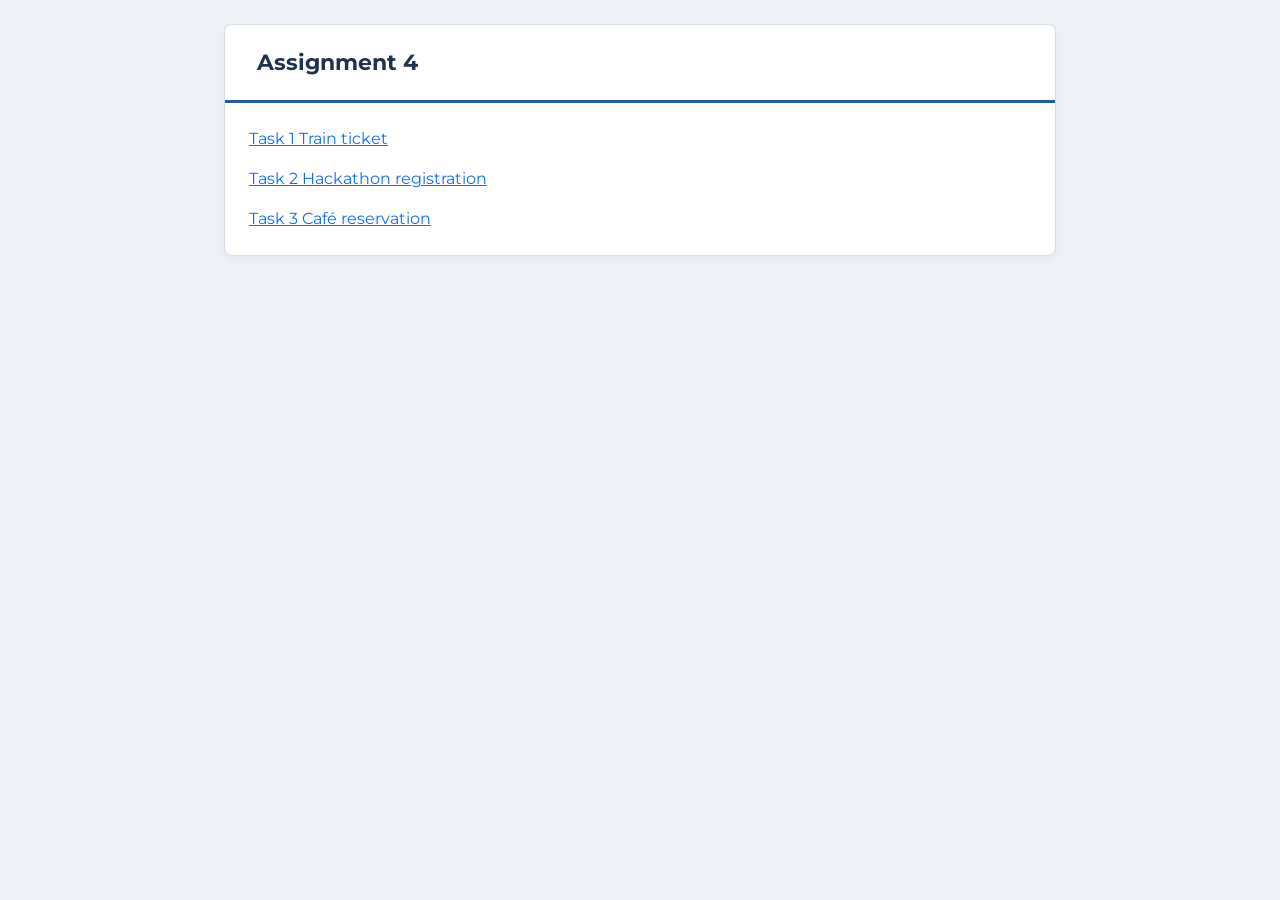
<file: index.html>
<!doctype html>
<html lang="en">
<head>
  <meta charset="utf-8">
  <meta name="viewport" content="width=device-width, initial-scale=1">
  <title>Assignment 4</title>
  <link rel="stylesheet" href="assets/bootstrap.min.css">
  <link rel="stylesheet" href="style.css">
</head>
<body>
<main class="container py-4">
  <section class="form-card mx-auto">
    <h1>Assignment 4</h1>
<nav class="p-4 d-grid gap-3"><a href="task1.html">Task 1 Train ticket</a><a href="task2.html">Task 2 Hackathon registration</a><a href="task3.html">Task 3 Café reservation</a></nav>
  </section>
</main>
</body>
</html>
</file>
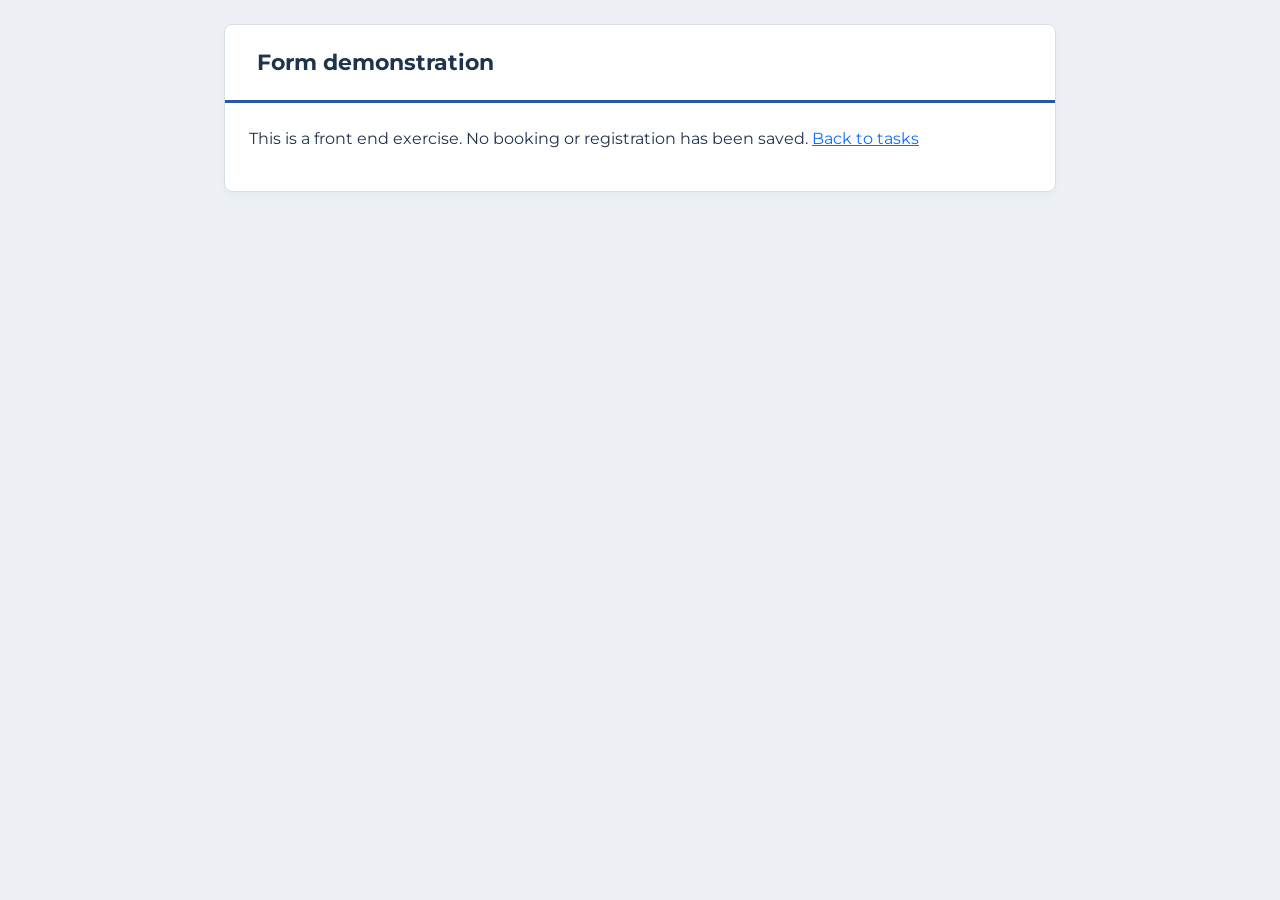
<file: success.html>
<!doctype html>
<html lang="en">
<head>
  <meta charset="utf-8">
  <meta name="viewport" content="width=device-width, initial-scale=1">
  <title>Form demonstration</title>
  <link rel="stylesheet" href="assets/bootstrap.min.css">
  <link rel="stylesheet" href="style.css">
</head>
<body>
<main class="container py-4">
  <section class="form-card mx-auto">
    <h1>Form demonstration</h1>
<p class="p-4">This is a front end exercise. No booking or registration has been saved. <a href="index.html">Back to tasks</a></p>
  </section>
</main>
</body>
</html>
</file>
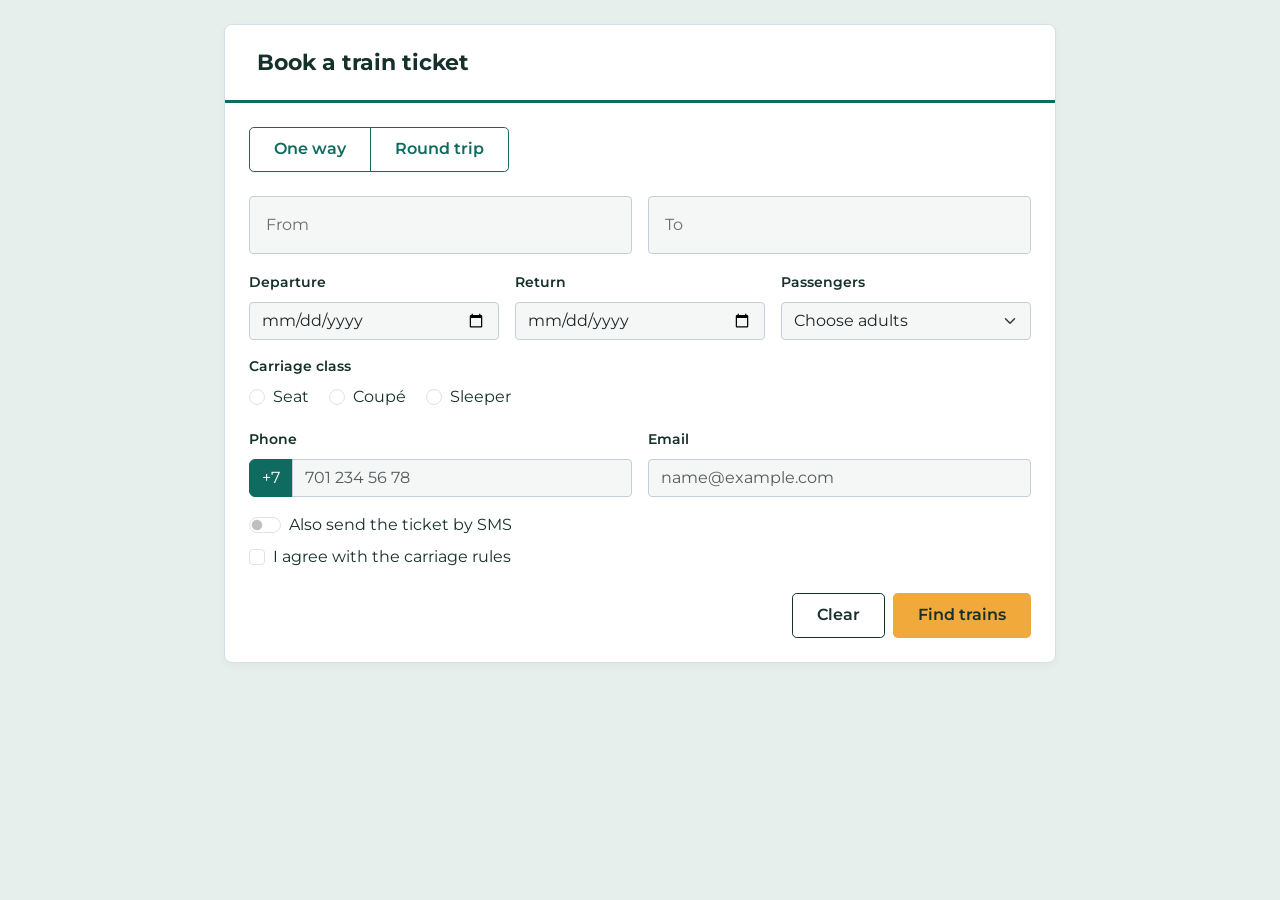
<file: task1.html>
<!doctype html>
<html lang="en">
<head>
  <meta charset="utf-8">
  <meta name="viewport" content="width=device-width, initial-scale=1">
  <title>Book a train ticket</title>
  <link rel="stylesheet" href="assets/bootstrap.min.css">
  <link rel="stylesheet" href="style.css">
</head>
<body class="train">
<main class="container py-4">
  <section class="form-card mx-auto">
    <h1>Book a train ticket</h1>
    <form action="success.html" method="get" class="p-4">
      <fieldset class="mb-4">
        <legend class="visually-hidden">Trip type</legend>
        <div class="btn-group trip-options">
          <input class="btn-check" type="radio" name="trip" id="one-way" value="one-way">
          <label class="btn btn-outline-success" for="one-way">One way</label>
          <input class="btn-check" type="radio" name="trip" id="round-trip" value="round-trip">
          <label class="btn btn-outline-success" for="round-trip">Round trip</label>
        </div>
      </fieldset>
      <div class="row g-3 mb-3">
        <div class="col-12 col-md-6 form-floating">
          <input class="form-control" id="from" name="from" placeholder="Astana" required>
          <label for="from">From</label>
        </div>
        <div class="col-12 col-md-6 form-floating">
          <input class="form-control" id="to" name="to" placeholder="Almaty" required>
          <label for="to">To</label>
        </div>
        <div class="col-12 col-md-4">
          <label class="form-label" for="departure">Departure</label>
          <input class="form-control" type="date" id="departure" name="departure" required>
        </div>
        <div class="col-12 col-md-4">
          <label class="form-label" for="return">Return</label>
          <input class="form-control" type="date" id="return" name="return">
        </div>
        <div class="col-12 col-md-4">
          <label class="form-label" for="passengers">Passengers</label>
          <select class="form-select" id="passengers" name="passengers" required>
            <option value="">Choose adults</option>
            <option value="1">1 adult</option>
            <option value="2">2 adults</option>
            <option value="3">3 adults</option>
            <option value="4">4 adults</option>
            <option value="5">5 adults</option>
            <option value="6">6 adults</option>
          </select>
        </div>
      </div>
      <fieldset class="mb-3">
        <legend class="form-label">Carriage class</legend>
        <div class="form-check form-check-inline">
          <input class="form-check-input" type="radio" id="seat" name="carriage" value="seat" required>
          <label class="form-check-label" for="seat">Seat</label>
        </div>
        <div class="form-check form-check-inline">
          <input class="form-check-input" type="radio" id="coupe" name="carriage" value="coupe" required>
          <label class="form-check-label" for="coupe">Coupé</label>
        </div>
        <div class="form-check form-check-inline">
          <input class="form-check-input" type="radio" id="sleeper" name="carriage" value="sleeper" required>
          <label class="form-check-label" for="sleeper">Sleeper</label>
        </div>
      </fieldset>
      <div class="row g-3 mb-3">
        <div class="col-12 col-md-6">
          <label class="form-label" for="phone">Phone</label>
          <div class="input-group">
            <span class="input-group-text" id="phone-prefix">+7</span>
            <input class="form-control" type="tel" id="phone" name="phone" placeholder="701 234 56 78" autocomplete="tel-national" aria-describedby="phone-prefix" required>
          </div>
        </div>
        <div class="col-12 col-md-6">
          <label class="form-label" for="email">Email</label>
          <input class="form-control" type="email" id="email" name="email" placeholder="name@example.com" autocomplete="email" required>
        </div>
      </div>
      <div class="form-check form-switch mb-2">
        <input class="form-check-input" type="checkbox" role="switch" id="sms" name="sms" value="yes">
        <label class="form-check-label" for="sms">Also send the ticket by SMS</label>
      </div>
      <div class="form-check mb-4">
        <input class="form-check-input" type="checkbox" id="agreement" name="agreement" value="yes" required>
        <label class="form-check-label" for="agreement">I agree with the carriage rules</label>
      </div>
      <div class="actions d-flex gap-2">
        <button class="btn btn-clear" type="reset">Clear</button>
        <button class="btn btn-find" type="submit">Find trains</button>
      </div>
    </form>
  </section>
</main>
</body>
</html>
</file>
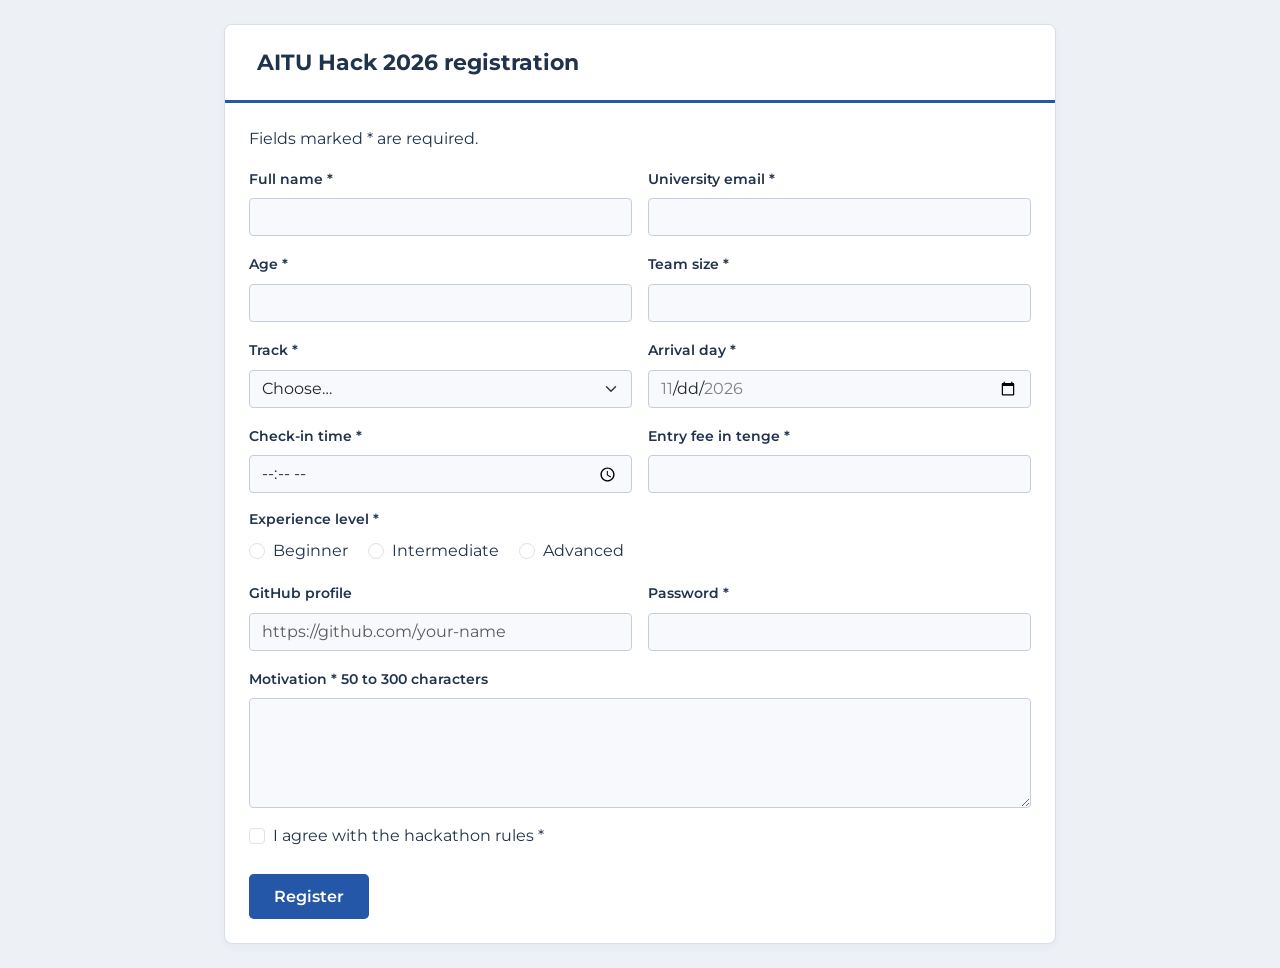
<file: task2.html>
<!doctype html>
<html lang="en">
<head>
  <meta charset="utf-8">
  <meta name="viewport" content="width=device-width, initial-scale=1">
  <title>AITU Hack 2026 registration</title>
  <link rel="stylesheet" href="assets/bootstrap.min.css">
  <link rel="stylesheet" href="style.css">
</head>
<body>
<main class="container py-4">
  <section class="form-card mx-auto">
    <h1>AITU Hack 2026 registration</h1>
    <form action="success.html" method="post" class="p-4 registration">
      <p>Fields marked * are required.</p>
      <div class="row g-3">
      <div class="col-12 col-md-6">
        <label class="form-label" for="full-name">Full name *</label>
        <input class="form-control" type="text" id="full-name" name="full-name" required minlength="2" maxlength="40" autocomplete="name" aria-describedby="full-name-error">
        <div class="invalid-feedback" id="full-name-error">Enter 2 to 40 characters.</div>
      </div>
      <div class="col-12 col-md-6">
        <label class="form-label" for="university-email">University email *</label>
        <input class="form-control" type="email" id="university-email" name="university-email" required autocomplete="email" aria-describedby="university-email-error">
        <div class="invalid-feedback" id="university-email-error">Enter a valid email address.</div>
      </div>
      <div class="col-12 col-md-6">
        <label class="form-label" for="age">Age *</label>
        <input class="form-control" type="number" id="age" name="age" required min="16" max="30" step="1" aria-describedby="age-error">
        <div class="invalid-feedback" id="age-error">Enter a whole number from 16 to 30.</div>
      </div>
      <div class="col-12 col-md-6">
        <label class="form-label" for="team-size">Team size *</label>
        <input class="form-control" type="number" id="team-size" name="team-size" required min="1" max="4" step="1" aria-describedby="team-size-error">
        <div class="invalid-feedback" id="team-size-error">Enter a whole number from 1 to 4.</div>
      </div>
      <div class="col-12 col-md-6">
        <label class="form-label" for="track">Track *</label>
        <select class="form-select" id="track" name="track" required aria-describedby="track-error">
          <option value="">Choose…</option>
          <option>Web</option><option>Mobile</option><option>AI</option><option>GameDev</option>
        </select>
        <div class="invalid-feedback" id="track-error">Choose a track.</div>
      </div>
      <div class="col-12 col-md-6">
        <label class="form-label" for="arrival">Arrival day *</label>
        <input class="form-control" type="date" id="arrival" name="arrival" required min="2026-11-20" max="2026-11-22" aria-describedby="arrival-error">
        <div class="invalid-feedback" id="arrival-error">Choose 20 to 22 November 2026.</div>
      </div>
      <div class="col-12 col-md-6">
        <label class="form-label" for="check-in">Check-in time *</label>
        <input class="form-control" type="time" id="check-in" name="check-in" required min="09:00" max="18:00" step="1800" aria-describedby="check-in-error">
        <div class="invalid-feedback" id="check-in-error">Choose 09:00 to 18:00 in 30 minute steps.</div>
      </div>
      <div class="col-12 col-md-6">
        <label class="form-label" for="entry-fee">Entry fee in tenge *</label>
        <input class="form-control" type="number" id="entry-fee" name="entry-fee" required min="0" max="5000" step="500" aria-describedby="entry-fee-error">
        <div class="invalid-feedback" id="entry-fee-error">Enter 0 to 5000 in steps of 500.</div>
      </div>
      <fieldset class="col-12">
        <legend class="form-label">Experience level *</legend>
        <div class="form-check form-check-inline">
          <input class="form-check-input" type="radio" id="beginner" name="experience" value="beginner" required aria-describedby="experience-error">
          <label class="form-check-label" for="beginner">Beginner</label>
        </div>
        <div class="form-check form-check-inline">
          <input class="form-check-input" type="radio" id="intermediate" name="experience" value="intermediate" required aria-describedby="experience-error">
          <label class="form-check-label" for="intermediate">Intermediate</label>
        </div>
        <div class="form-check form-check-inline">
          <input class="form-check-input" type="radio" id="advanced" name="experience" value="advanced" required aria-describedby="experience-error">
          <label class="form-check-label" for="advanced">Advanced</label>
        </div>
        <div class="invalid-feedback" id="experience-error">Choose an experience level.</div>
      </fieldset>
      <div class="col-12 col-md-6">
        <label class="form-label" for="github">GitHub profile</label>
        <input class="form-control" type="url" id="github" name="github" autocomplete="url" placeholder="https://github.com/your-name" aria-describedby="github-error">
        <div class="invalid-feedback" id="github-error">Enter a full URL or leave this field empty.</div>
      </div>
      <div class="col-12 col-md-6">
        <label class="form-label" for="password">Password *</label>
        <input class="form-control" type="password" id="password" name="password" required minlength="8" maxlength="20" autocomplete="new-password" aria-describedby="password-error">
        <div class="invalid-feedback" id="password-error">Enter 8 to 20 characters.</div>
      </div>
      <div class="col-12">
        <label class="form-label" for="motivation">Motivation * 50 to 300 characters</label>
        <textarea class="form-control" id="motivation" name="motivation" rows="4" required minlength="50" maxlength="300" aria-describedby="motivation-error"></textarea>
        <div class="invalid-feedback" id="motivation-error">Enter 50 to 300 characters.</div>
      </div>
      <div class="col-12">
        <div class="form-check">
          <input class="form-check-input" type="checkbox" id="rules" name="rules" value="yes" required aria-describedby="rules-error">
          <label class="form-check-label" for="rules">I agree with the hackathon rules *</label>
          <div class="invalid-feedback" id="rules-error">Accept the rules to register.</div>
        </div>
      </div>
      </div>
      <button class="btn btn-find mt-4" type="submit">Register</button>
    </form>
  </section>
</main>
</body>
</html>
</file>
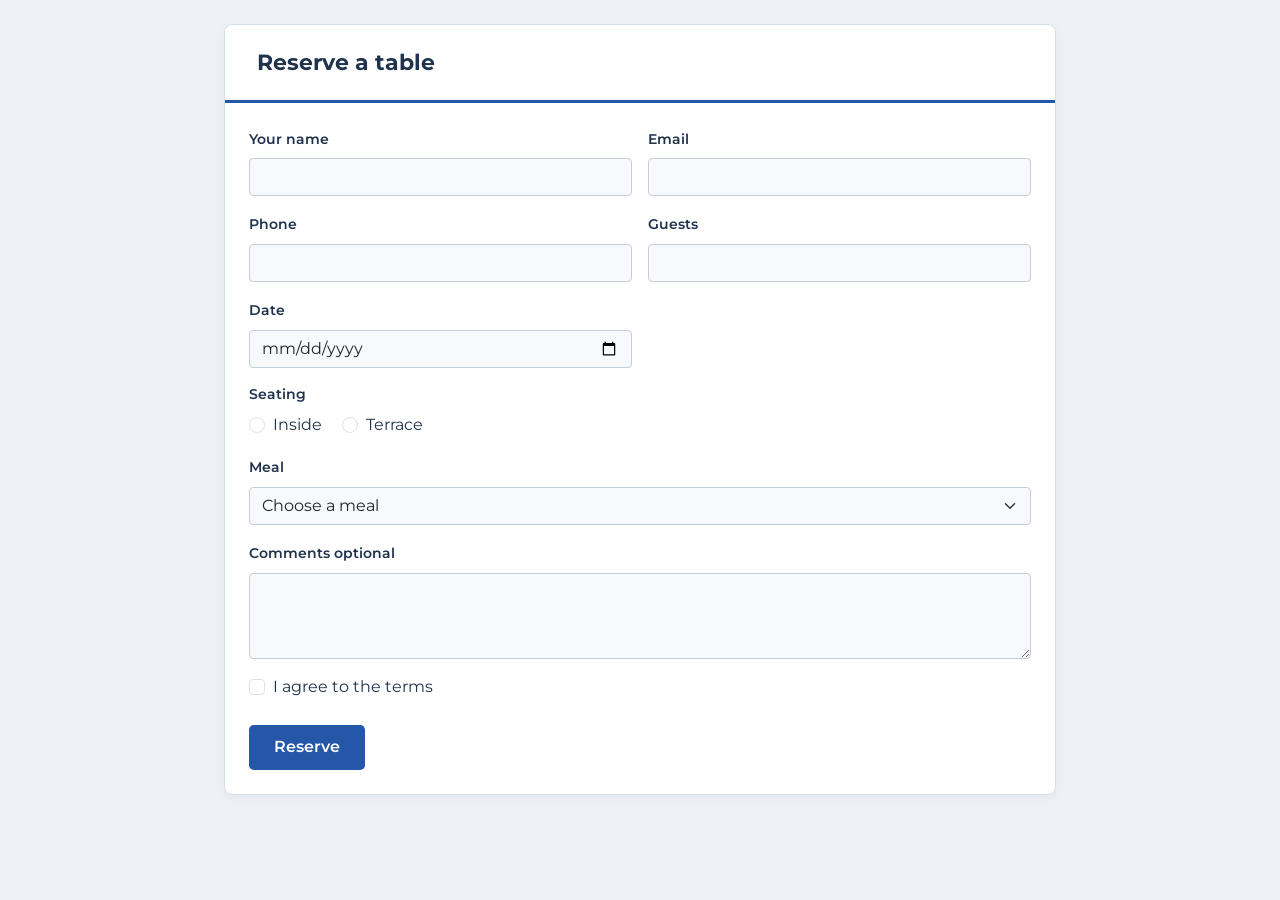
<file: task3.html>
<!doctype html>
<html lang="en">
<head>
  <meta charset="utf-8">
  <meta name="viewport" content="width=device-width, initial-scale=1">
  <title>Reserve a table</title>
  <link rel="stylesheet" href="assets/bootstrap.min.css">
  <link rel="stylesheet" href="style.css">
</head>
<body>
<main class="container py-4">
  <section class="form-card mx-auto">
    <h1>Reserve a table</h1>
    <form action="success.html" method="get" class="p-4">
      <div class="row g-3">
      <div class="col-12 col-md-6">
        <label class="form-label" for="name">Your name</label>
        <input class="form-control" type="text" id="name" name="name" required autocomplete="name">

      </div>
      <div class="col-12 col-md-6">
        <label class="form-label" for="email">Email</label>
        <input class="form-control" type="email" id="email" name="email" required autocomplete="email">

      </div>
      <div class="col-12 col-md-6">
        <label class="form-label" for="phone">Phone</label>
        <input class="form-control" type="tel" id="phone" name="phone" required autocomplete="tel">

      </div>
      <div class="col-12 col-md-6">
        <label class="form-label" for="guests">Guests</label>
        <input class="form-control" type="number" id="guests" name="guests" required min="1" step="1">

      </div>
      <div class="col-12 col-md-6">
        <label class="form-label" for="date">Date</label>
        <input class="form-control" type="date" id="date" name="date" required>

      </div>
      <fieldset class="col-12">
        <legend class="form-label">Seating</legend>
        <div class="form-check form-check-inline">
          <input class="form-check-input" type="radio" name="seating" id="inside" value="inside" required>
          <label class="form-check-label" for="inside">Inside</label>
        </div>
        <div class="form-check form-check-inline">
          <input class="form-check-input" type="radio" name="seating" id="terrace" value="terrace" required>
          <label class="form-check-label" for="terrace">Terrace</label>
        </div>
      </fieldset>
      <div class="col-12">
        <label class="form-label" for="meal">Meal</label>
        <select class="form-select" id="meal" name="meal" required>
          <option value="">Choose a meal</option>
          <option value="lunch">Lunch</option><option value="dinner">Dinner</option>
        </select>
      </div>
      <div class="col-12">
        <label class="form-label" for="comments">Comments optional</label>
        <textarea class="form-control" id="comments" name="comments" rows="3"></textarea>
      </div>
      <div class="col-12 form-check ms-2">
        <input class="form-check-input" type="checkbox" id="terms" name="terms" value="yes" required>
        <label class="form-check-label" for="terms">I agree to the terms</label>
      </div>
      </div>
      <button class="btn btn-find mt-4" type="submit">Reserve</button>
    </form>
  </section>
</main>
</body>
</html>
</file>
<file: style.css>
@font-face {
  font-family: Montserrat;
  src: url("assets/montserrat-regular.ttf") format("truetype");
  font-weight: 400;
  font-display: swap;
}
@font-face { font-family: Montserrat; src: url("assets/montserrat-semibold.ttf") format("truetype"); font-weight: 600; font-display: swap; }
@font-face { font-family: Montserrat; src: url("assets/montserrat-bold.ttf") format("truetype"); font-weight: 700; font-display: swap; }
body { --accent: #2457A7; --ink: #20334D; --surface: #F7F9FC; background: #EDF1F6; color: var(--ink); font-family: Montserrat, sans-serif; }
body.train { --accent: #0F6B5F; --ink: #16302B; --surface: #F4F7F5; background: #E6EFEC; }
.form-card { width: 100%; max-width: 52rem; background: white; border: 1px solid #D6DEE8; border-radius: .5rem; overflow: hidden; box-shadow: 0 .2rem .5rem #20334d0a; }
h1 { background: white; color: var(--ink); border-bottom: 3px solid var(--accent); font-size: 1.4rem; font-weight: 700; padding: 1.5rem 2rem; margin: 0; }
.form-label { font-size: .9rem; font-weight: 600; }
.form-control, .form-select { background-color: var(--surface); border-color: #C4CEDB; border-radius: .25rem; }
.form-floating > label { margin-left: .75rem; }
.input-group-text { background: var(--accent); color: white; border-color: var(--accent); }
.form-check-input:checked { background-color: var(--accent); border-color: var(--accent); }
.btn { border-radius: .3rem; padding: .6rem 1.5rem; font-weight: 600; }
.btn-outline-success { --bs-btn-color: #0F6B5F; --bs-btn-border-color: #0F6B5F; --bs-btn-active-bg: #0F6B5F; --bs-btn-active-border-color: #0F6B5F; }
.btn-find { background: var(--accent); color: white; }
.btn-find:hover { background: #1D4788; color: white; }
.train .btn-find { background: #F2A93B; color: #16302B; }
.train .btn-find:hover { background: #E49B2D; }
.btn-clear { border: 1px solid var(--ink); color: var(--ink); }
.btn-clear:hover { background: var(--surface); }
.actions { flex-direction: column-reverse; }
:focus-visible { outline: 3px solid var(--accent); outline-offset: 3px; }
.form-control:user-invalid, .form-select:user-invalid, .form-check-input:user-invalid { border: 2px solid #b42318; }
.form-control:user-valid, .form-select:user-valid { border-color: var(--accent); }
:user-invalid ~ .invalid-feedback,
fieldset:has(input:user-invalid) > .invalid-feedback { display: block; }
@media (min-width: 768px) {
  .actions { flex-direction: row; justify-content: flex-end; }
}
</file>
